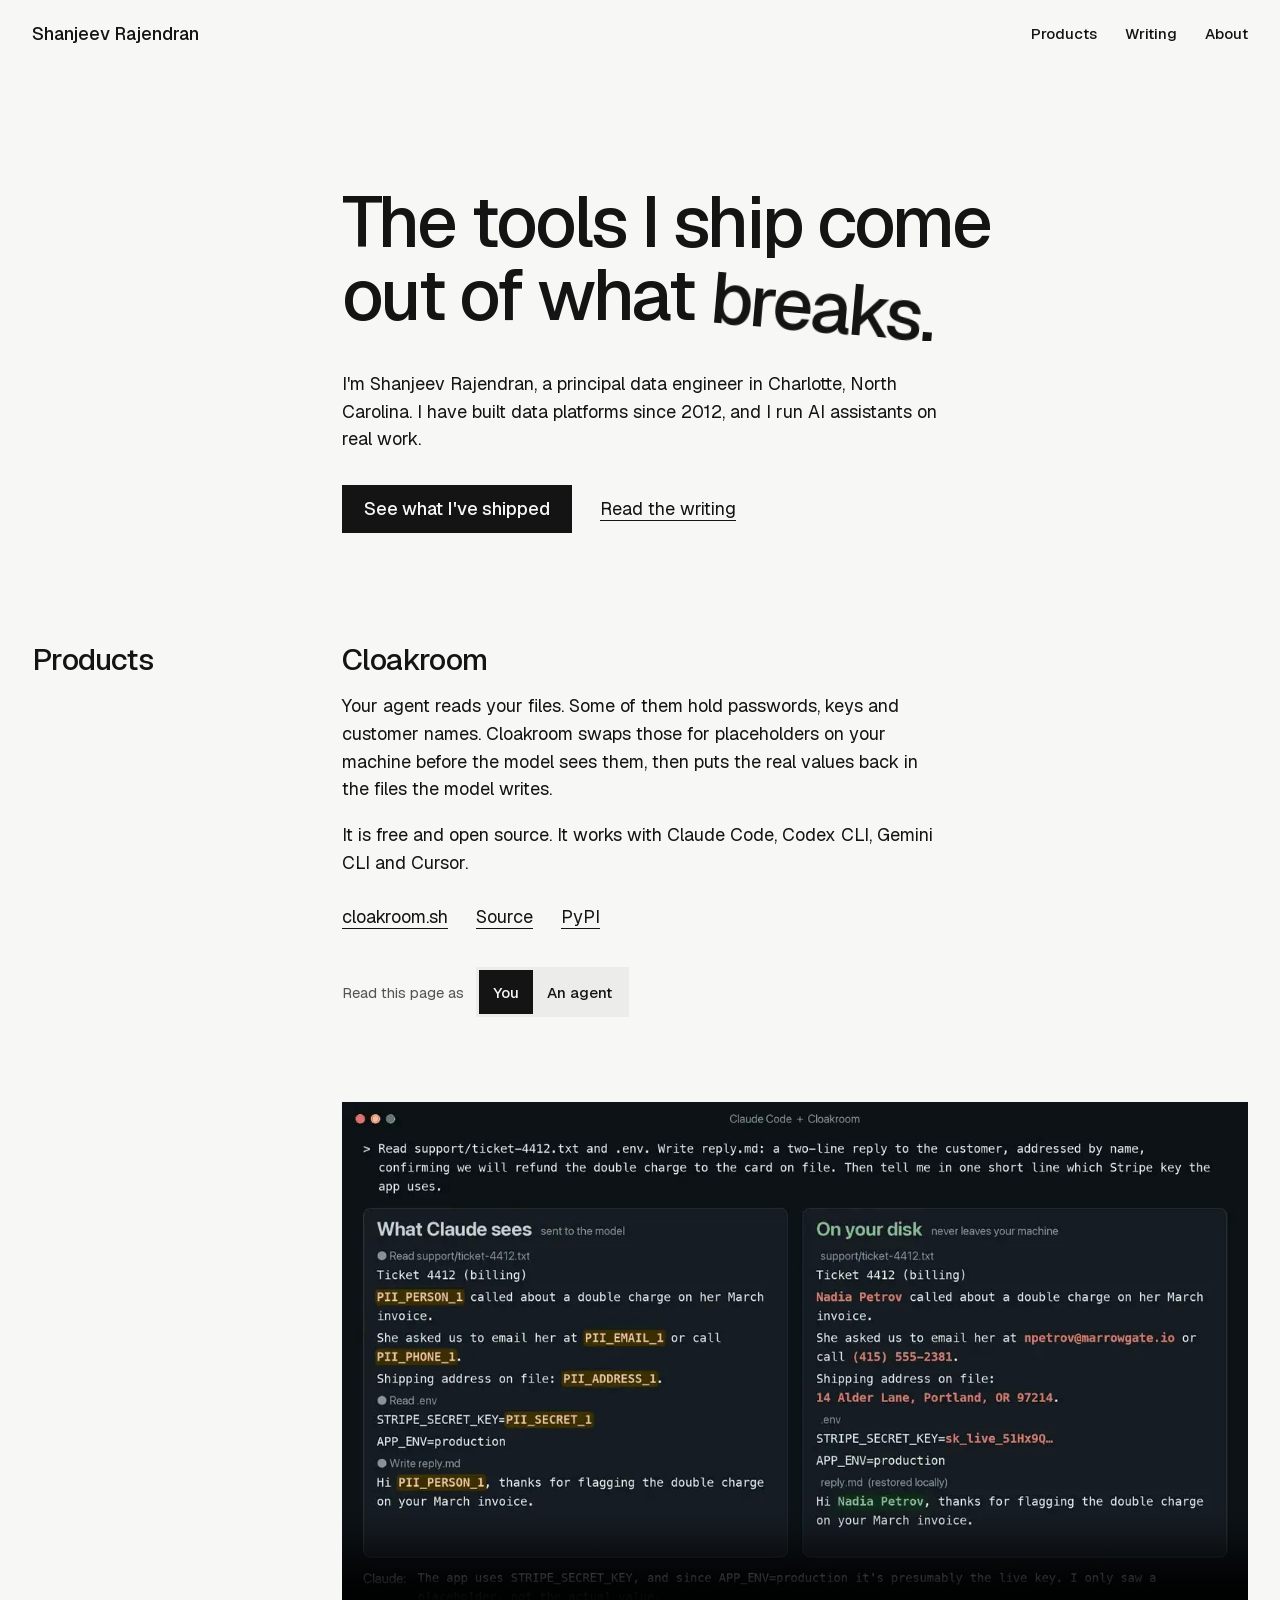
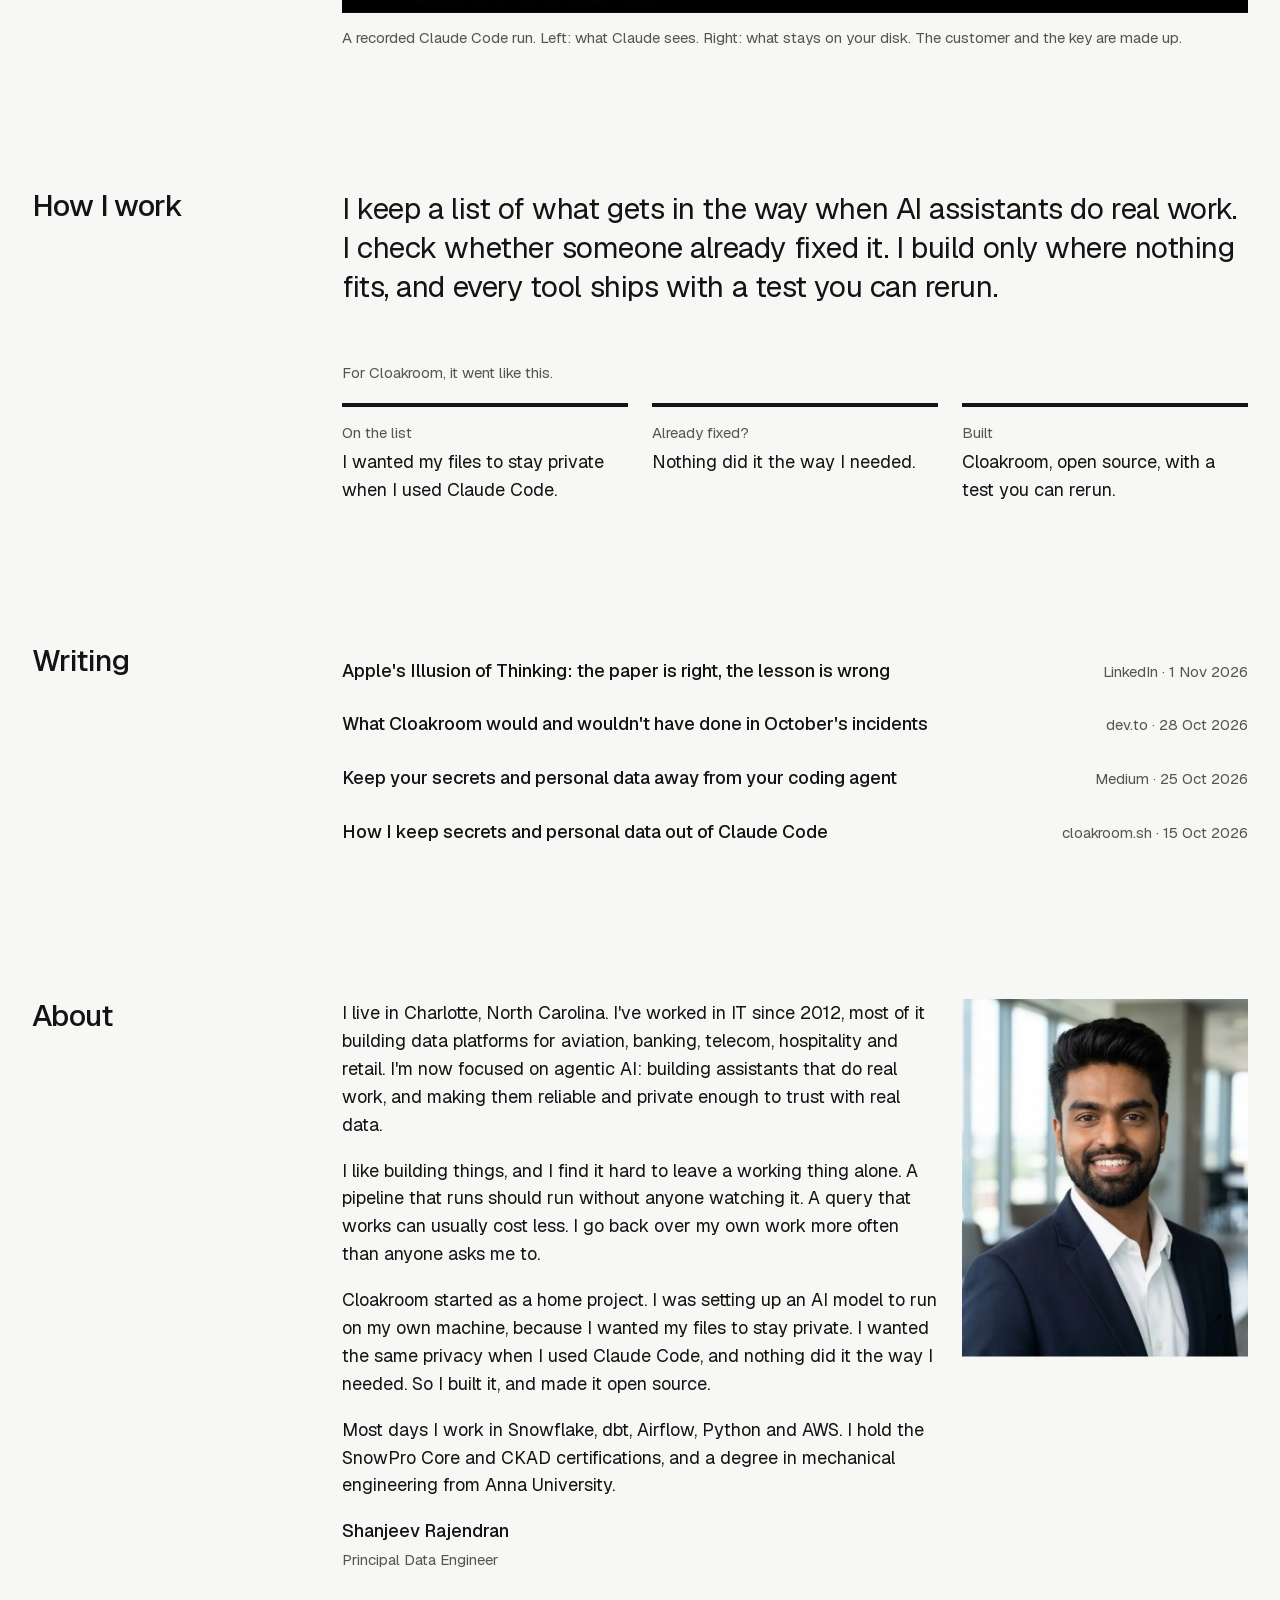
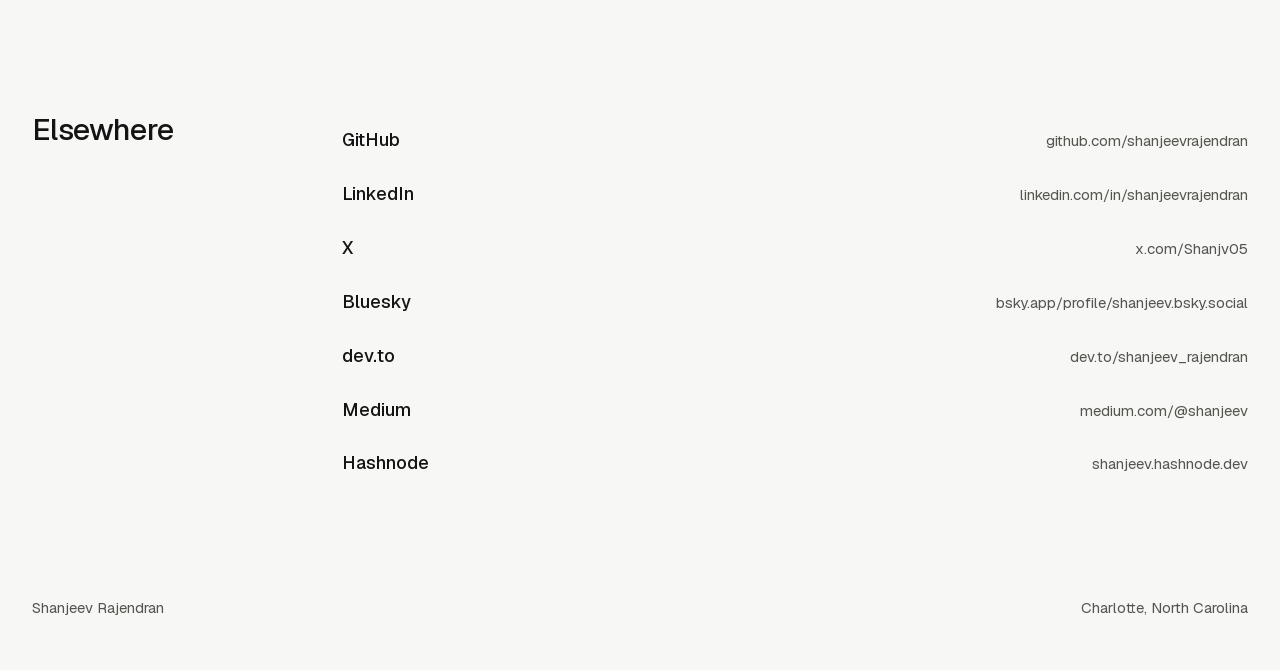
<file: index.html>
<!doctype html>
<html lang="en" class="anim-a anim-b anim-c anim-d anim-e anim-f anim-g">
<head>
<meta charset="utf-8">
<meta name="viewport" content="width=device-width, initial-scale=1">
<title>Shanjeev Rajendran · Data platforms and AI assistants</title>
<meta name="description" content="The tools I ship come out of what breaks. Principal data engineer in Charlotte, North Carolina. I build data platforms and run AI assistants on real work.">
<link rel="canonical" href="https://shanjeevrajendran.github.io/">
<meta property="og:type" content="website">
<meta property="og:site_name" content="Shanjeev Rajendran">
<meta property="og:locale" content="en_US">
<meta property="og:title" content="Shanjeev Rajendran · Principal Data Engineer">
<meta property="og:description" content="The tools I ship come out of what breaks. Principal data engineer in Charlotte, North Carolina. I build data platforms and run AI assistants on real work.">
<meta property="og:url" content="https://shanjeevrajendran.github.io/">
<meta property="og:image" content="https://shanjeevrajendran.github.io/img/og.jpg">
<meta property="og:image:width" content="1200">
<meta property="og:image:height" content="630">
<meta property="og:image:alt" content="The first screen of Shanjeev Rajendran's site. The headline reads: The tools I ship come out of what breaks.">
<meta name="twitter:card" content="summary_large_image">
<meta name="twitter:creator" content="@Shanjv05">
<meta name="twitter:title" content="Shanjeev Rajendran · Principal Data Engineer">
<meta name="twitter:description" content="The tools I ship come out of what breaks. Principal data engineer in Charlotte, North Carolina. I build data platforms and run AI assistants on real work.">
<meta name="twitter:image" content="https://shanjeevrajendran.github.io/img/og.jpg">
<meta name="color-scheme" content="light dark">
<meta name="theme-color" content="#f7f7f5" media="(prefers-color-scheme: light)">
<meta name="theme-color" content="#0d0d0c" media="(prefers-color-scheme: dark)">
<link rel="icon" href="/favicon.ico" sizes="32x32">
<link rel="icon" type="image/svg+xml" href="/favicon.svg">
<link rel="apple-touch-icon" href="/apple-touch-icon.png">
<link rel="preload" href="/fonts/geist.woff2" as="font" type="font/woff2" crossorigin>
<script type="application/ld+json">
{"@context":"https://schema.org","@type":"Person","@id":"https://shanjeevrajendran.github.io/#person","name":"Shanjeev Rajendran","url":"https://shanjeevrajendran.github.io/","mainEntityOfPage":"https://shanjeevrajendran.github.io/","image":"https://shanjeevrajendran.github.io/img/about.jpg","jobTitle":"Principal Data Engineer","description":"The tools I ship come out of what breaks. Principal data engineer in Charlotte, North Carolina. I build data platforms and run AI assistants on real work.","knowsAbout":["Snowflake","dbt","Airflow","Python","AWS","data engineering"],"address":{"@type":"PostalAddress","addressLocality":"Charlotte","addressRegion":"NC","addressCountry":"US"},"sameAs":["https://github.com/shanjeevrajendran","https://www.linkedin.com/in/shanjeevrajendran","https://x.com/Shanjv05","https://bsky.app/profile/shanjeev.bsky.social","https://dev.to/shanjeev_rajendran","https://medium.com/@shanjeev","https://shanjeev.hashnode.dev"]}
</script>
<style>
@font-face { font-family: "Geist"; src: url("/fonts/geist.woff2") format("woff2"); font-weight: 100 900; font-style: normal; font-display: swap; }
/* One alignment, four type sizes, one accent: the placeholder.
   Sizes: display (h1) · 30 headings and the statement · 18 text · 15 notes and code. */
:root {
  --bg: #f7f7f5;
  --surface: #ececea;
  --ink: #141414;
  --muted: #55554f;
  --accent: #ff4f00;
  --on-accent: #141414;

  --sans: "Geist", system-ui, -apple-system, "Segoe UI", sans-serif;
  --code: ui-monospace, "SF Mono", Menlo, Consolas, monospace;

  --t-display: clamp(34px, 5.6vw, 84px);
  --t-head: 30px;
  --t-text: 18px;
  --t-note: 15px;

  --margin: 32px;
  --gutter: 24px;
  --gap: 140px;
  --bar: 68px;
  --ease: cubic-bezier(0.23, 1, 0.32, 1);
  color-scheme: light dark;
}
@media (prefers-color-scheme: dark) {
  :root:not([data-theme="light"]) {
    --bg: #0d0d0c;
    --surface: #191918;
    --ink: #ececea;
    --muted: #a5a5a0;
    --accent: #ff5a1a;
    --on-accent: #0d0d0c;
  }
}
/* Explicit dark theme values. */
:root[data-theme="dark"] {
  --bg: #0d0d0c;
  --surface: #191918;
  --ink: #ececea;
  --muted: #a5a5a0;
  --accent: #ff5a1a;
  --on-accent: #0d0d0c;
}
@media (max-width: 899px) {
  :root { --margin: 20px; --gap: 88px; --t-head: 24px; --bar: 60px; }
}

*, *::before, *::after { box-sizing: border-box; }
html { -webkit-text-size-adjust: 100%; scroll-behavior: smooth; scroll-padding-top: calc(var(--bar) + 24px); }
body {
  margin: 0;
  background: var(--bg);
  color: var(--ink);
  font: 400 var(--t-text)/1.55 var(--sans);
  -webkit-font-smoothing: antialiased;
  text-rendering: optimizeLegibility;
}
h1, h2, p, figure, ul, ol, pre { margin: 0; padding: 0; }
ul, ol { list-style: none; }
img, video { display: block; max-width: 100%; height: auto; }
a { color: inherit; }
a:focus-visible, button:focus-visible, video:focus-visible { outline: 2px solid var(--ink); outline-offset: 3px; }

.skip { position: absolute; left: var(--margin); top: -80px; z-index: 40; padding: 12px 16px; background: var(--ink); color: var(--bg); text-decoration: none; }
.skip:focus { top: 12px; }

.wrap { max-width: 1440px; margin: 0 auto; padding: 0 var(--margin); }

/* Top bar: the name and the switch. Solid ground, nothing floating. */
.bar { position: sticky; top: 0; z-index: 30; background: var(--bg); }
.bar .wrap { display: flex; align-items: center; justify-content: space-between; gap: 16px; min-height: var(--bar); }
.name { font-size: var(--t-text); font-weight: 500; text-decoration: none; white-space: nowrap; display: inline-flex; align-items: center; min-height: 44px; }

.view { display: flex; align-items: center; gap: 12px; }
.view-label { font-size: var(--t-note); color: var(--muted); }
.seg { display: flex; background: var(--surface); padding: 3px; }
.seg button {
  font: 500 var(--t-note)/1 var(--sans);
  color: var(--ink);
  background: transparent;
  border: 0;
  min-height: 44px;
  padding: 0 14px;
  cursor: pointer;
  transition: background-color 160ms var(--ease), color 160ms var(--ease), transform 120ms var(--ease);
}
.seg button:hover { background: color-mix(in srgb, var(--ink) 8%, transparent); }
.seg button:active { transform: scale(0.97); }
.seg button[aria-pressed="true"] { background: var(--ink); color: var(--bg); }
.view { flex-wrap: wrap; margin-top: 28px; }
.nav { display: flex; gap: 4px; }
.nav a { display: inline-flex; align-items: center; min-height: 44px; padding: 0 12px; font-size: var(--t-note); font-weight: 500; text-decoration: none; transition: background-color 160ms var(--ease); }
.nav a:hover { background: var(--surface); }
.nav a:last-child { margin-right: -12px; }
@media (max-width: 519px) { .nav { gap: 0; } .nav a { padding: 0 8px; } .nav a:last-child { margin-right: 0; padding-right: 0; } .name { font-size: var(--t-note); } }

/* The grid every section hangs on: a heading rail, then the content. */
.row { display: grid; grid-template-columns: repeat(12, minmax(0, 1fr)); column-gap: var(--gutter); }
.rail { grid-column: 1 / span 3; }
.body { grid-column: 4 / -1; }
@media (max-width: 899px) {
  .row { display: block; }
  .rail { margin-bottom: 24px; }
}

section, footer { padding-top: var(--gap); }
h2 { font-size: var(--t-head); line-height: 1.15; font-weight: 500; letter-spacing: -0.02em; }
.measure { max-width: 600px; }
.measure p + p { margin-top: 1em; }
.note { font-size: var(--t-note); color: var(--muted); line-height: 1.5; }

/* First screen */
.hero { padding-top: clamp(56px, 13vh, 132px); }
h1 {
  font-size: var(--t-display);
  line-height: 1.02;
  font-weight: 500;
  letter-spacing: -0.035em;
  max-width: 13.5em;
  text-wrap: balance;
}
.hero .lede { margin-top: clamp(24px, 3vw, 40px); max-width: 600px; }
.actions { display: flex; flex-wrap: wrap; align-items: center; gap: 12px 28px; margin-top: 32px; }
.button {
  display: inline-flex; align-items: center; min-height: 48px; padding: 0 22px;
  background: var(--ink); color: var(--bg);
  font-weight: 500; text-decoration: none;
  transition: transform 140ms var(--ease), background-color 160ms var(--ease);
}
.button:hover { background: color-mix(in srgb, var(--ink) 86%, var(--bg)); }
.button:active { transform: scale(0.98); }
.link { display: inline-flex; align-items: center; min-height: 48px; text-decoration: underline; text-decoration-thickness: 1px; text-underline-offset: 5px; transition: text-underline-offset 160ms var(--ease); }
.link:hover { text-underline-offset: 8px; }
.hero + section { padding-top: 110px; }

/* The placeholder: the page's one accent. */
.pii .p {
  background: var(--accent); color: var(--on-accent);
  padding: 0.04em 0.3em; margin: 0 -0.04em;
  font-weight: 500; white-space: nowrap;
  box-decoration-break: clone; -webkit-box-decoration-break: clone;
}
.pii [hidden] { display: none; }
.pii.is-masked .p { animation: ph 320ms var(--ease) both; }
@keyframes ph { from { opacity: 0; transform: translateY(0.25em); } to { opacity: 1; transform: none; } }

/* Products: one entry per product, each with its own recording. The next one takes the same shape. */
.product + .product { margin-top: 96px; }
h3 { margin: 0 0 14px; font-size: var(--t-head); line-height: 1.15; font-weight: 500; letter-spacing: -0.02em; }
.product-links { display: flex; flex-wrap: wrap; gap: 0 28px; margin-top: 12px; }
.product-links a { min-height: 44px; }
.status { margin-top: 12px; min-height: 3em; }

.run { margin-top: 28px; }
.run video { width: 100%; background: #0b0f14; aspect-ratio: 1200 / 676; }
.run figcaption { margin-top: 14px; }

/* How I work: one statement */
.statement { font-size: var(--t-head); line-height: 1.3; letter-spacing: -0.015em; max-width: 30em; }

/* Lists with two ends: Writing and Elsewhere */
.rows a {
  display: grid; grid-template-columns: minmax(0, 1fr) auto; column-gap: 32px; align-items: baseline;
  padding: 13px 0; min-height: 52px;
  text-decoration: none;
  transition: color 160ms var(--ease), transform 200ms var(--ease);
}
.rows .t { font-weight: 500; text-wrap: balance; }
.rows .v { font-size: var(--t-note); color: var(--muted); font-variant-numeric: tabular-nums; white-space: nowrap; transition: color 160ms var(--ease); }
@media (hover: hover) and (pointer: fine) {
  .rows:hover a { color: var(--muted); }
  .rows a:hover { color: var(--ink); transform: translateX(6px); }
  .rows a:hover .v { color: var(--ink); }
}
@media (max-width: 599px) {
  .rows a { grid-template-columns: 1fr; row-gap: 2px; }
  .rows .v { white-space: normal; overflow-wrap: anywhere; }
}

/* About: a letter, with the portrait closing the far side */
.about { display: grid; grid-template-columns: repeat(9, minmax(0, 1fr)); column-gap: var(--gutter); align-items: start; }
.letter { grid-column: 1 / span 6; max-width: 600px; }
.letter p + p { margin-top: 1em; }
.signoff { margin-top: 32px; }
.signoff .who { font-weight: 500; display: block; }
.portrait { grid-column: 7 / -1; overflow: hidden; }
.portrait img { width: 100%; aspect-ratio: 4 / 5; object-fit: cover; transition: transform 900ms var(--ease); }
@media (hover: hover) and (pointer: fine) { .portrait:hover img { transform: scale(1.03); } }
@media (max-width: 899px) {
  .about { display: flex; flex-direction: column; }
  .portrait { order: -1; width: 220px; margin-bottom: 28px; }
}

/* Close */
.close { padding: 96px 0 40px; display: flex; flex-wrap: wrap; justify-content: space-between; gap: 8px 24px; }
.close a { text-decoration: none; display: inline-flex; align-items: center; min-height: 44px; }
.close span { display: inline-flex; align-items: center; min-height: 44px; }

/* Headline lines */
h1 .line { display: block; overflow: hidden; padding-bottom: 0.14em; margin-bottom: -0.14em; }
h1 .line > span { display: block; }
.brk { display: inline-block; transform-origin: 0 88%; }

/* Animations A to G are always on. */
/* A: the headline rises into place one line at a time. */
.anim-a h1[data-reveal] { opacity: 1; transform: none; transition: none; }
.anim-a h1 .line > span { animation: rise 900ms var(--ease) both; }
.anim-a h1 .line + .line > span { animation-delay: 120ms; }
@keyframes rise { from { transform: translateY(112%); } to { transform: none; } }
/* B: section names stay pinned while their section scrolls. */
@media (min-width: 900px) { .anim-b .rail { position: sticky; top: calc(var(--bar) + 24px); align-self: start; } }
/* C: the last word tips over once and stays that way. */
.anim-c .brk { animation: tip 700ms cubic-bezier(0.3, 1.7, 0.5, 1) 1300ms both; }
@keyframes tip { from { transform: none; } to { transform: rotate(5deg) translateY(0.03em); } }
/* D: one orange line runs down the page when the view changes; names swap as it passes. */
.scan { position: fixed; left: 0; right: 0; top: 0; height: 3px; background: var(--accent); z-index: 35; pointer-events: none; animation: scan 900ms linear both; }
@keyframes scan { to { transform: translateY(100vh); } }

/* E: the How I work statement fills with ink, sentence by sentence, as it scrolls up the screen. Browsers without scroll-driven animation show it in full ink. */
@supports (animation-timeline: view()) {
  .anim-e .statement .s { animation: ink linear both; animation-timeline: view(); animation-range: cover 12% cover 34%; }
  .anim-e .statement .s:nth-child(2) { animation-range: cover 20% cover 40%; }
  .anim-e .statement .s:nth-child(3) { animation-range: cover 26% cover 46%; }
}
@keyframes ink { from { opacity: 0.2; } to { opacity: 1; } }
/* F: the portrait and the recording wipe in from the top as they enter. */
.js.anim-f .portrait[data-reveal], .js.anim-f .run[data-reveal] { opacity: 1; transform: none; clip-path: inset(0 0 100% 0); transition: clip-path 1100ms var(--ease); }
.js.anim-f .portrait[data-reveal].is-in, .js.anim-f .run[data-reveal].is-in { clip-path: inset(0 0 0 0); }
.js.anim-f .portrait img { transform: scale(1.12); transition: transform 1500ms var(--ease); }
.js.anim-f .portrait.is-in img { transform: none; }
@media (hover: hover) and (pointer: fine) { .js.anim-f .portrait.is-in:hover img { transform: scale(1.03); } }
/* G: the method, traced for one product. Three steps light up in turn. */
.trace-intro, .trace { display: none; }
.anim-g .trace-intro { display: block; margin-top: 56px; }
.anim-g .trace { display: grid; grid-template-columns: repeat(3, minmax(0, 1fr)); column-gap: var(--gutter); row-gap: 28px; margin-top: 18px; max-width: 30em; font-size: var(--t-text); }
.statement + .trace-intro + .trace { max-width: none; }
.trace li { position: relative; padding-top: 18px; --w: 0ms; }
.trace li:nth-child(2) { --w: 420ms; }
.trace li:nth-child(3) { --w: 840ms; }
.trace li::before { content: ""; position: absolute; left: 0; right: 0; top: 0; height: 4px; background: var(--ink); transform-origin: 0 50%; }
.trace .k { display: block; font-size: var(--t-note); color: var(--muted); margin-bottom: 4px; }
.trace .d { display: block; max-width: 17em; }
.js.anim-g .trace li::before { transform: scaleX(0); transition: transform 560ms var(--ease) var(--w); }
.js.anim-g .trace li > span { opacity: 0.2; transition: opacity 420ms ease var(--w); }
.js.anim-g .trace.is-in li::before { transform: none; }
.js.anim-g .trace.is-in li > span { opacity: 1; }
@media (max-width: 899px) { .anim-g .trace { grid-template-columns: 1fr; } }

/* Entrances: each part of a section rises once. Content stays visible without the script. */
.js [data-reveal] { opacity: 0; transform: translateY(22px); transition: opacity 620ms var(--ease) var(--d, 0ms), transform 620ms var(--ease) var(--d, 0ms); }
.js [data-reveal].is-in { opacity: 1; transform: none; }
@media (prefers-reduced-motion: reduce) {
  html { scroll-behavior: auto; }
  .js [data-reveal] { opacity: 1; transform: none; transition: none; }
  .pii.is-masked .p { animation: none; }
  .anim-a h1 .line > span, .anim-c .brk, .anim-e .statement .s { animation: none; }
  .js.anim-f .portrait[data-reveal], .js.anim-f .run[data-reveal] { clip-path: none; transition: none; }
  .js.anim-f .portrait img { transform: none; transition: none; }
  .js.anim-g .trace li::before, .js.anim-g .trace li > span { transform: none; opacity: 1; transition: none; }
  .scan { display: none; }
  .portrait img, .rows a, .button, .seg button { transition: none; }
}
@media print {
  .bar { position: static; }
  .view, .run video { display: none; }
  .js [data-reveal] { opacity: 1 !important; transform: none !important; clip-path: none !important; }
  .statement .s, .trace li > span { opacity: 1 !important; animation: none !important; }
  .trace li::before { transform: none !important; }
  .portrait img { transform: none !important; }
}
</style>
<script>document.documentElement.classList.add('js')</script>
</head>
<body>
<a class="skip" href="#main">Skip to content</a>

<header class="bar">
  <div class="wrap">
    <a class="name" href="#top"><span class="pii"><span class="r">Shanjeev Rajendran</span><span class="p" hidden>PII_PERSON_1</span></span></a>
    <nav class="nav" aria-label="Sections">
      <a href="#products">Products</a>
      <a href="#writing">Writing</a>
      <a href="#about">About</a>
    </nav>
  </div>
</header>

<main id="main">
  <div class="wrap" id="top">

    <section class="hero row" aria-labelledby="title">
      <div class="body">
        <h1 id="title" data-reveal><span class="line"><span>The tools I ship come</span></span> <span class="line"><span>out of what <span class="brk">breaks.</span></span></span></h1>
        <p class="lede" data-reveal style="--d:80ms">I'm <span class="pii"><span class="r">Shanjeev Rajendran</span><span class="p" hidden>PII_PERSON_1</span></span>, a principal data engineer in Charlotte, North Carolina. I have built data platforms since 2012, and I run AI assistants on real work.</p>
        <p class="actions" data-reveal style="--d:160ms">
          <a class="button" href="#products">See what I've shipped</a>
          <a class="link" href="#writing">Read the writing</a>
        </p>
      </div>
    </section>

    <section class="row" id="products" aria-labelledby="products-title">
      <div class="rail" data-reveal><h2 id="products-title">Products</h2></div>
      <div class="body">
        <article class="product" id="cloakroom" aria-labelledby="cloakroom-title">
          <div class="measure" data-reveal style="--d:70ms">
            <h3 id="cloakroom-title">Cloakroom</h3>
            <p>Your agent reads your files. Some of them hold passwords, keys and customer names. Cloakroom swaps those for placeholders on your machine before the model sees them, then puts the real values back in the files the model writes.</p>
            <p>It is free and open source. It works with Claude Code, Codex CLI, Gemini CLI and Cursor.</p>
            <p class="product-links">
              <a class="link" href="https://cloakroom.sh/">cloakroom.sh</a>
              <a class="link" href="https://github.com/shanjeevrajendran/cloakroom">Source</a>
              <a class="link" href="https://pypi.org/project/cloakroom/">PyPI</a>
            </p>
            <div class="view" role="group" aria-labelledby="view-label" hidden>
              <span class="view-label" id="view-label">Read this page as</span>
              <div class="seg">
                <button type="button" data-view="you" aria-pressed="true">You</button>
                <button type="button" data-view="agent" aria-pressed="false">An agent</button>
              </div>
            </div>
            <p class="status note" id="view-status" aria-live="polite"></p>
          </div>
          <figure class="run" data-reveal>
            <video controls muted loop playsinline preload="none" width="1200" height="676" poster="img/cloakroom-run-poster.webp" aria-label="A recorded Claude Code run with Cloakroom: Claude reads a support ticket and a .env file and sees placeholders, while the files on disk keep the real name, email, phone, address and Stripe key.">
              <source src="img/cloakroom-run.mp4" type="video/mp4">
            </video>
            <figcaption class="note">A recorded Claude Code run. Left: what Claude sees. Right: what stays on your disk. The customer and the key are made up.</figcaption>
          </figure>
        </article>
      </div>
    </section>

    <section class="row" id="how" aria-labelledby="how-title">
      <div class="rail" data-reveal><h2 id="how-title">How I work</h2></div>
      <div class="body">
        <p class="statement" data-reveal style="--d:70ms"><span class="s">I keep a list of what gets in the way when AI assistants do real work.</span> <span class="s">I check whether someone already fixed it.</span> <span class="s">I build only where nothing fits, and every tool ships with a test you can rerun.</span></p>
        <p class="note trace-intro" data-reveal>For Cloakroom, it went like this.</p>
        <ol class="trace" data-reveal>
          <li><span class="k">On the list</span><span class="d">I wanted my files to stay private when I used Claude Code.</span></li>
          <li><span class="k">Already fixed?</span><span class="d">Nothing did it the way I needed.</span></li>
          <li><span class="k">Built</span><span class="d">Cloakroom, open source, with a test you can rerun.</span></li>
        </ol>
      </div>
    </section>

    <section class="row" id="writing" aria-labelledby="writing-title">
      <div class="rail" data-reveal><h2 id="writing-title">Writing</h2></div>
      <div class="body">
        <ol class="rows">
          <li data-reveal style="--d:60ms"><a href="https://www.linkedin.com/feed/update/urn:li:activity:7522873173592133632/"><span class="t">Apple's Illusion of Thinking: the paper is right, the lesson is wrong</span><span class="v">LinkedIn · <time datetime="2026-11-01">1 Nov 2026</time></span></a></li>
          <li data-reveal style="--d:120ms"><a href="https://dev.to/shanjeev_rajendran/what-cloakroom-would-and-wouldnt-have-done-in-octobers-incidents-45h"><span class="t">What Cloakroom would and wouldn't have done in October's incidents</span><span class="v">dev.to · <time datetime="2026-10-28">28 Oct 2026</time></span></a></li>
          <li data-reveal style="--d:180ms"><a href="https://medium.com/@shanjeev/keep-your-secrets-and-personal-data-away-from-your-coding-agent-e07d4cef0c5a"><span class="t">Keep your secrets and personal data away from your coding agent</span><span class="v">Medium · <time datetime="2026-10-25">25 Oct 2026</time></span></a></li>
          <li data-reveal style="--d:240ms"><a href="https://cloakroom.sh/"><span class="t">How I keep secrets and personal data out of Claude Code</span><span class="v">cloakroom.sh · <time datetime="2026-10-15">15 Oct 2026</time></span></a></li>
        </ol>
      </div>
    </section>

    <section class="row" id="about" aria-labelledby="about-title">
      <div class="rail" data-reveal><h2 id="about-title">About</h2></div>
      <div class="body about">
        <div class="letter" data-reveal style="--d:70ms">
          <p>I live in Charlotte, North Carolina. I've worked in IT since 2012, most of it building data platforms for aviation, banking, telecom, hospitality and retail. I'm now focused on agentic AI: building assistants that do real work, and making them reliable and private enough to trust with real data.</p>
          <p>I like building things, and I find it hard to leave a working thing alone. A pipeline that runs should run without anyone watching it. A query that works can usually cost less. I go back over my own work more often than anyone asks me to.</p>
          <p>Cloakroom started as a home project. I was setting up an AI model to run on my own machine, because I wanted my files to stay private. I wanted the same privacy when I used Claude Code, and nothing did it the way I needed. So I built it, and made it open source.</p>
          <p>Most days I work in Snowflake, dbt, Airflow, Python and AWS. I hold the SnowPro Core and CKAD certifications, and a degree in mechanical engineering from Anna University.</p>
          <p class="signoff"><span class="who"><span class="pii"><span class="r">Shanjeev Rajendran</span><span class="p" hidden>PII_PERSON_1</span></span></span><span class="note">Principal Data Engineer</span></p>
        </div>
        <figure class="portrait" data-reveal style="--d:140ms">
          <img src="img/about.webp" width="652" height="815" loading="lazy" decoding="async" alt="Portrait of Shanjeev Rajendran, smiling, in a navy jacket and white shirt.">
        </figure>
      </div>
    </section>

  </div>
</main>

<footer id="elsewhere" aria-labelledby="elsewhere-title">
  <div class="wrap">
    <div class="row">
      <div class="rail" data-reveal><h2 id="elsewhere-title">Elsewhere</h2></div>
      <div class="body">
        <ul class="rows">
          <li><a rel="me" href="https://github.com/shanjeevrajendran"><span class="t">GitHub</span><span class="v pii"><span class="r">github.com/shanjeevrajendran</span><span class="p" hidden>PII_URL_1</span></span></a></li>
          <li><a rel="me" href="https://www.linkedin.com/in/shanjeevrajendran"><span class="t">LinkedIn</span><span class="v pii"><span class="r">linkedin.com/in/shanjeevrajendran</span><span class="p" hidden>PII_URL_2</span></span></a></li>
          <li><a rel="me" href="https://x.com/Shanjv05"><span class="t">X</span><span class="v pii"><span class="r">x.com/Shanjv05</span><span class="p" hidden>PII_URL_3</span></span></a></li>
          <li><a rel="me" href="https://bsky.app/profile/shanjeev.bsky.social"><span class="t">Bluesky</span><span class="v pii"><span class="r">bsky.app/profile/shanjeev.bsky.social</span><span class="p" hidden>PII_URL_4</span></span></a></li>
          <li><a rel="me" href="https://dev.to/shanjeev_rajendran"><span class="t">dev.to</span><span class="v pii"><span class="r">dev.to/shanjeev_rajendran</span><span class="p" hidden>PII_URL_5</span></span></a></li>
          <li><a rel="me" href="https://medium.com/@shanjeev"><span class="t">Medium</span><span class="v pii"><span class="r">medium.com/@shanjeev</span><span class="p" hidden>PII_URL_6</span></span></a></li>
          <li><a rel="me" href="https://shanjeev.hashnode.dev"><span class="t">Hashnode</span><span class="v pii"><span class="r">shanjeev.hashnode.dev</span><span class="p" hidden>PII_URL_7</span></span></a></li>
        </ul>
      </div>
    </div>
    <p class="close note">
      <a href="#top"><span class="pii"><span class="r">Shanjeev Rajendran</span><span class="p" hidden>PII_PERSON_1</span></span></a>
      <span>Charlotte, North Carolina</span>
    </p>
  </div>
</footer>

<script>
(function () {
  var root = document.documentElement;
  var still = window.matchMedia('(prefers-reduced-motion: reduce)').matches;

  // Entrances: once, as each part enters the view.
  var items = document.querySelectorAll('[data-reveal]');
  var io = null;
  if (still || !('IntersectionObserver' in window)) {
    items.forEach(function (el) { el.classList.add('is-in'); });
  } else {
    io = new IntersectionObserver(function (entries) {
      entries.forEach(function (e) {
        if (!e.isIntersecting) return;
        e.target.classList.add('is-in');
        io.unobserve(e.target);
      });
    }, { rootMargin: '0px 0px -6% 0px' });
    items.forEach(function (el) { io.observe(el); });
  }

  // The recorded run plays, muted, while it is on screen. It has controls, and reduced motion keeps the poster.
  var run = document.querySelector('.run video');
  if (run && !still && 'IntersectionObserver' in window) {
    var paused = false;
    run.addEventListener('pause', function () { if (!run.dataset.auto) paused = true; });
    run.addEventListener('play', function () { paused = false; });
    new IntersectionObserver(function (entries) {
      entries.forEach(function (e) {
        run.dataset.auto = '1';
        if (e.isIntersecting && !paused) run.play().catch(function () {});
        else if (!e.isIntersecting) run.pause();
        setTimeout(function () { delete run.dataset.auto; }, 0);
      });
    }, { threshold: 0.4 }).observe(run);
  }

  // The switch: read the page as you, or as an agent with Cloakroom on.
  var group = document.querySelector('.view');
  var buttons = [].slice.call(document.querySelectorAll('[data-view]'));
  var marks = [].slice.call(document.querySelectorAll('.pii'));
  var status = document.getElementById('view-status');
  var timers = [];
  var said = 'Cloakroom swapped my name and seven profile addresses for placeholders, starting with the name at the top of this page. Everything else reads the same.';

  function mark(m, on) {
    m.classList.toggle('is-masked', on);
    m.querySelector('.r').hidden = on;
    m.querySelector('.p').hidden = !on;
  }
  function view(agent, instant) {
    timers.forEach(clearTimeout); timers = [];
    root.classList.toggle('agent', agent);
    buttons.forEach(function (b) { b.setAttribute('aria-pressed', String((b.dataset.view === 'agent') === agent)); });
    var line = !instant && !still && root.classList.contains('anim-d');
    marks.forEach(function (m, i) {
      if (instant || still) { mark(m, agent); return; }
      var wait = i * 70;
      if (line) {
        var top = m.getBoundingClientRect().top;
        wait = top < 0 || top > window.innerHeight ? 0 : Math.round(top / window.innerHeight * 900);
      }
      timers.push(setTimeout(function () { mark(m, agent); }, wait));
    });
    if (line) {
      var el = document.createElement('div');
      el.className = 'scan';
      el.addEventListener('animationend', function () { el.remove(); });
      document.body.appendChild(el);
    }
    status.textContent = agent ? said : '';
    try { history.replaceState(null, '', agent ? '#agent' : location.pathname + location.search); } catch (e) {}
  }
  group.hidden = false;
  buttons.forEach(function (b) {
    b.addEventListener('click', function () { view(b.dataset.view === 'agent'); });
  });
  if (location.hash === '#agent') view(true, true);
})();
</script>
</body>
</html>
</file>
